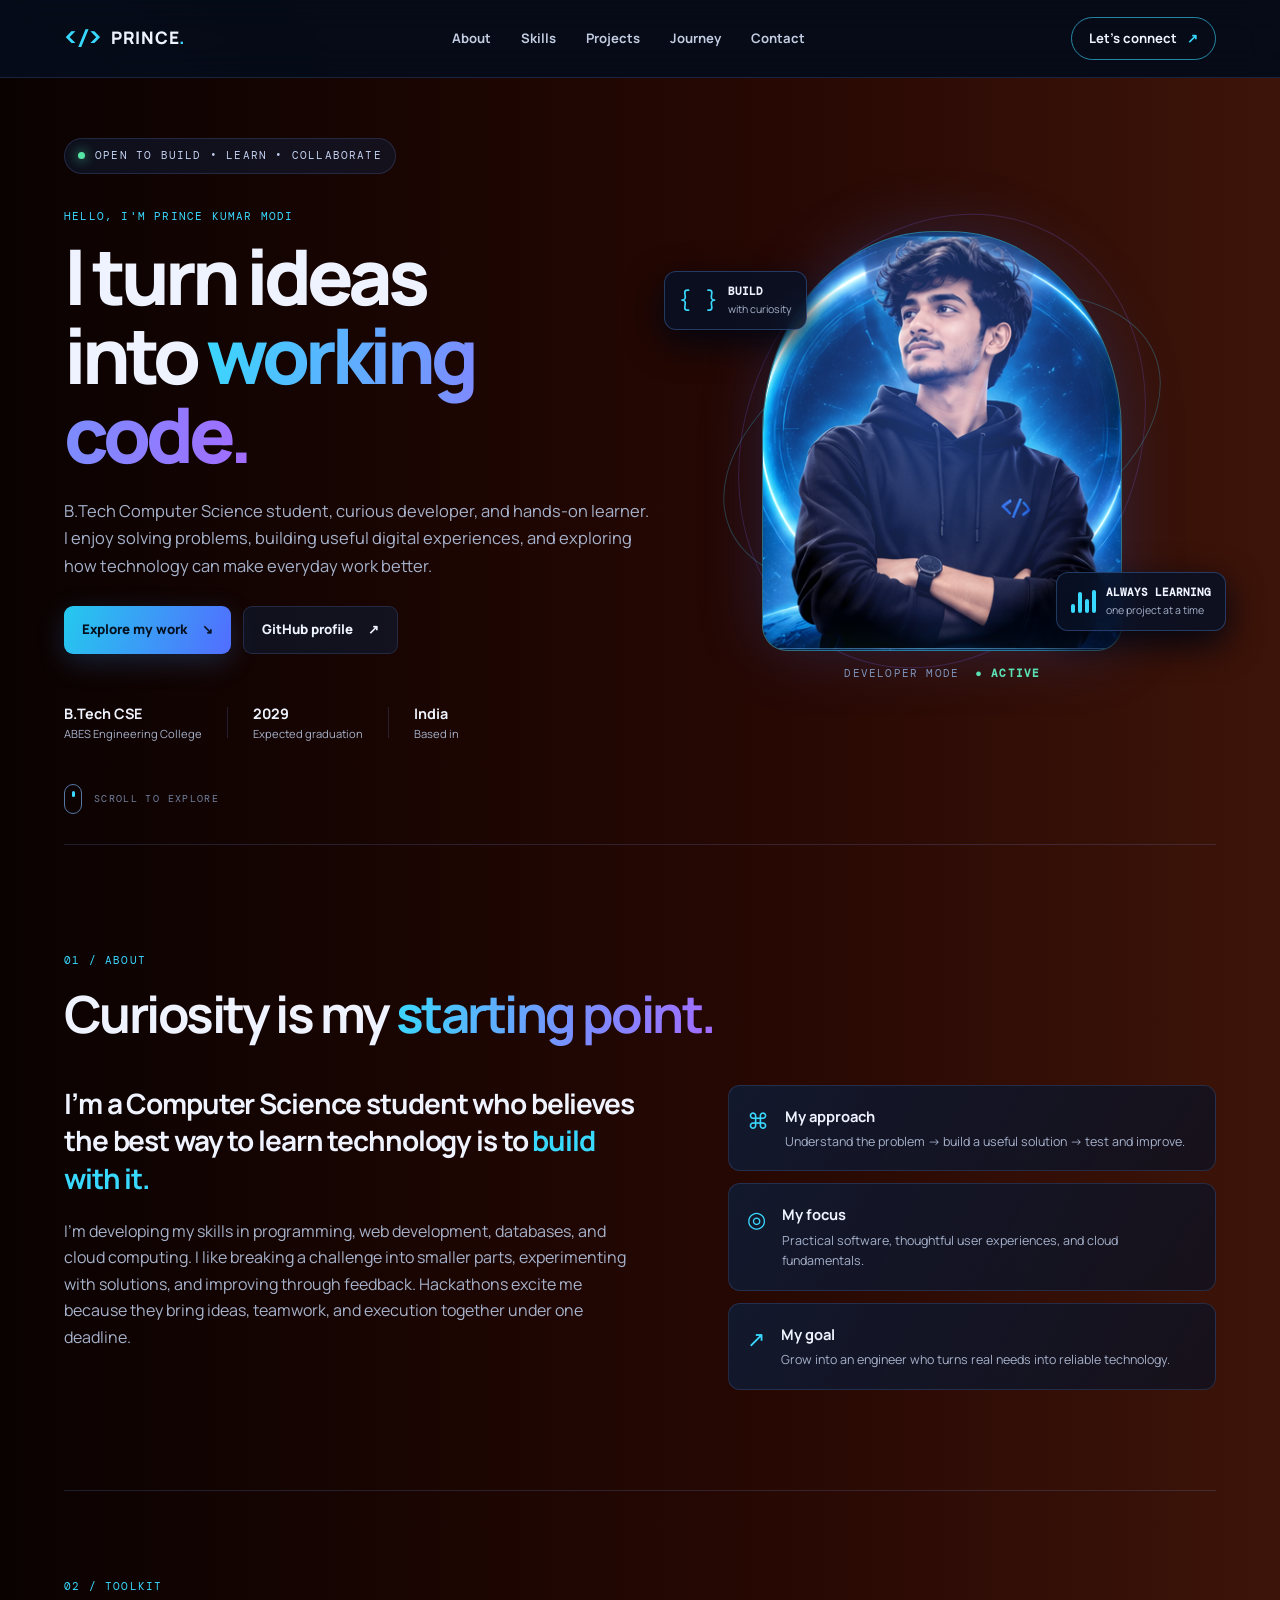
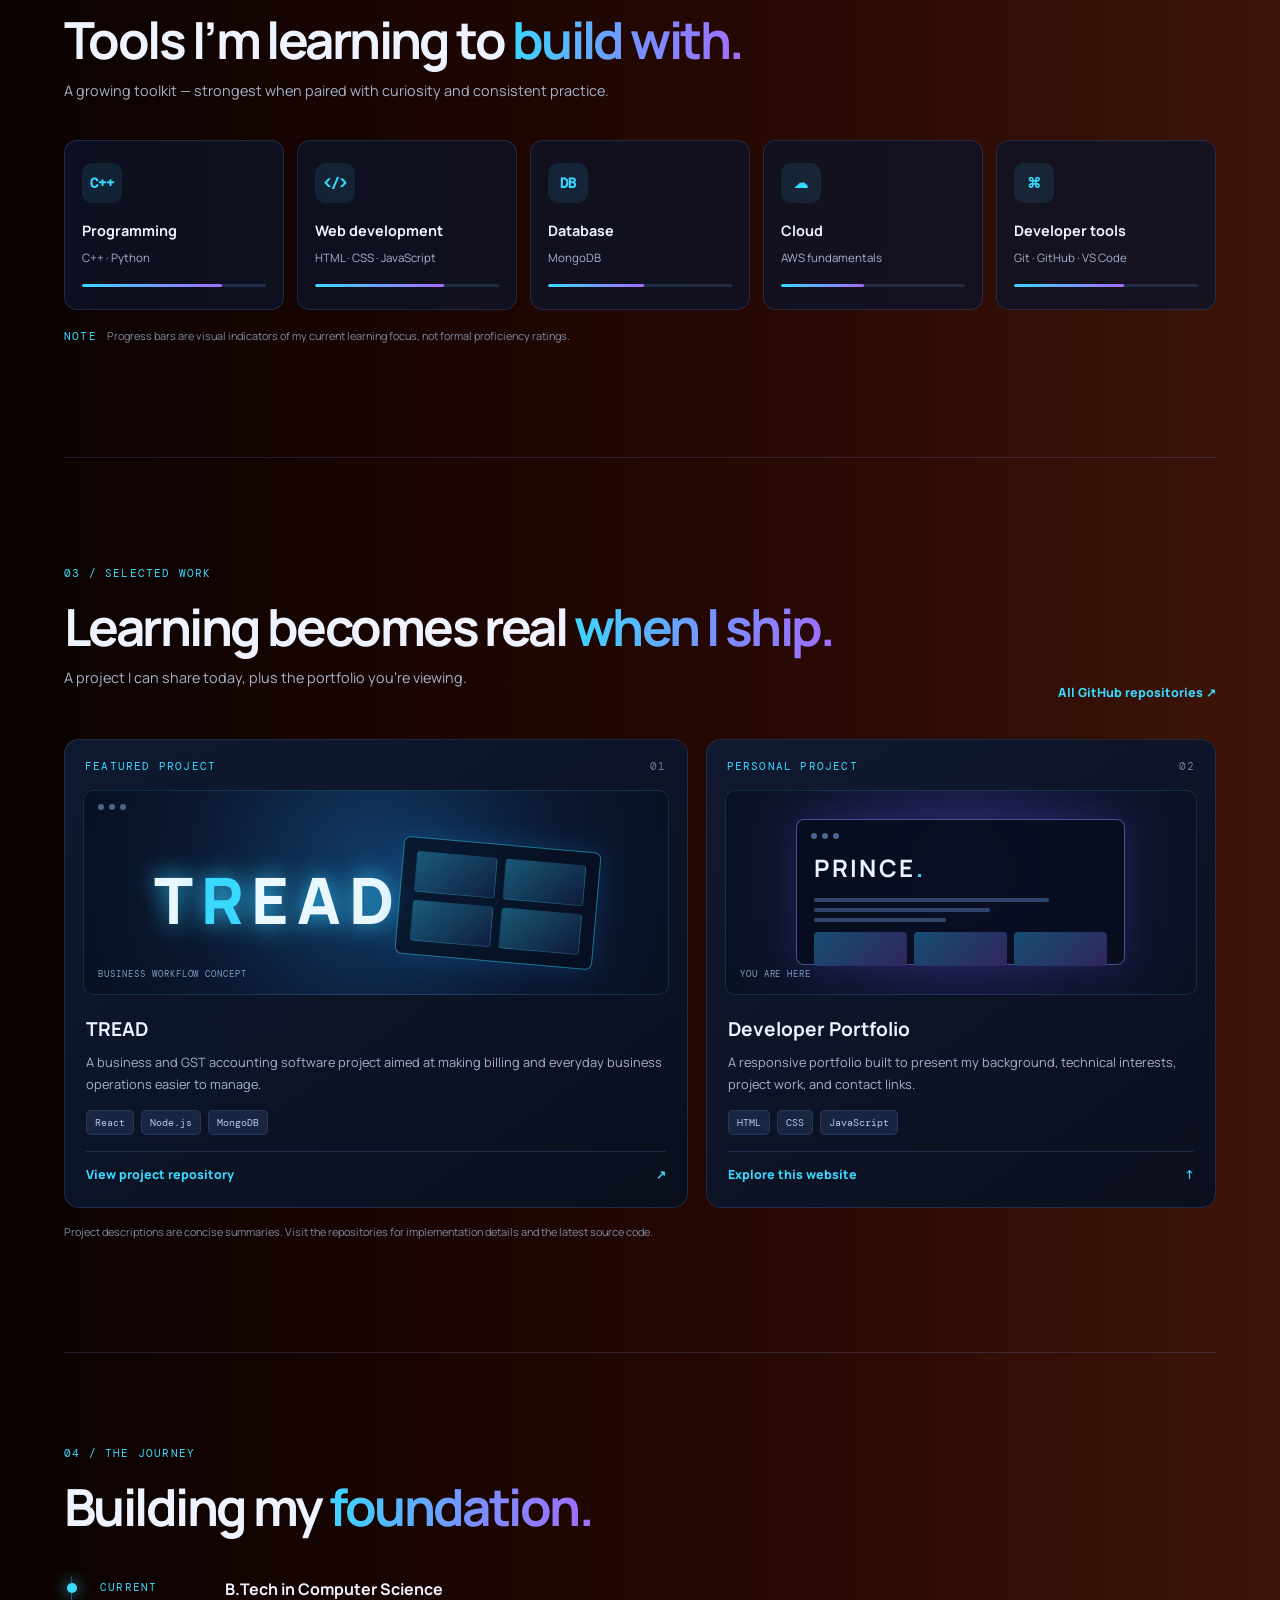
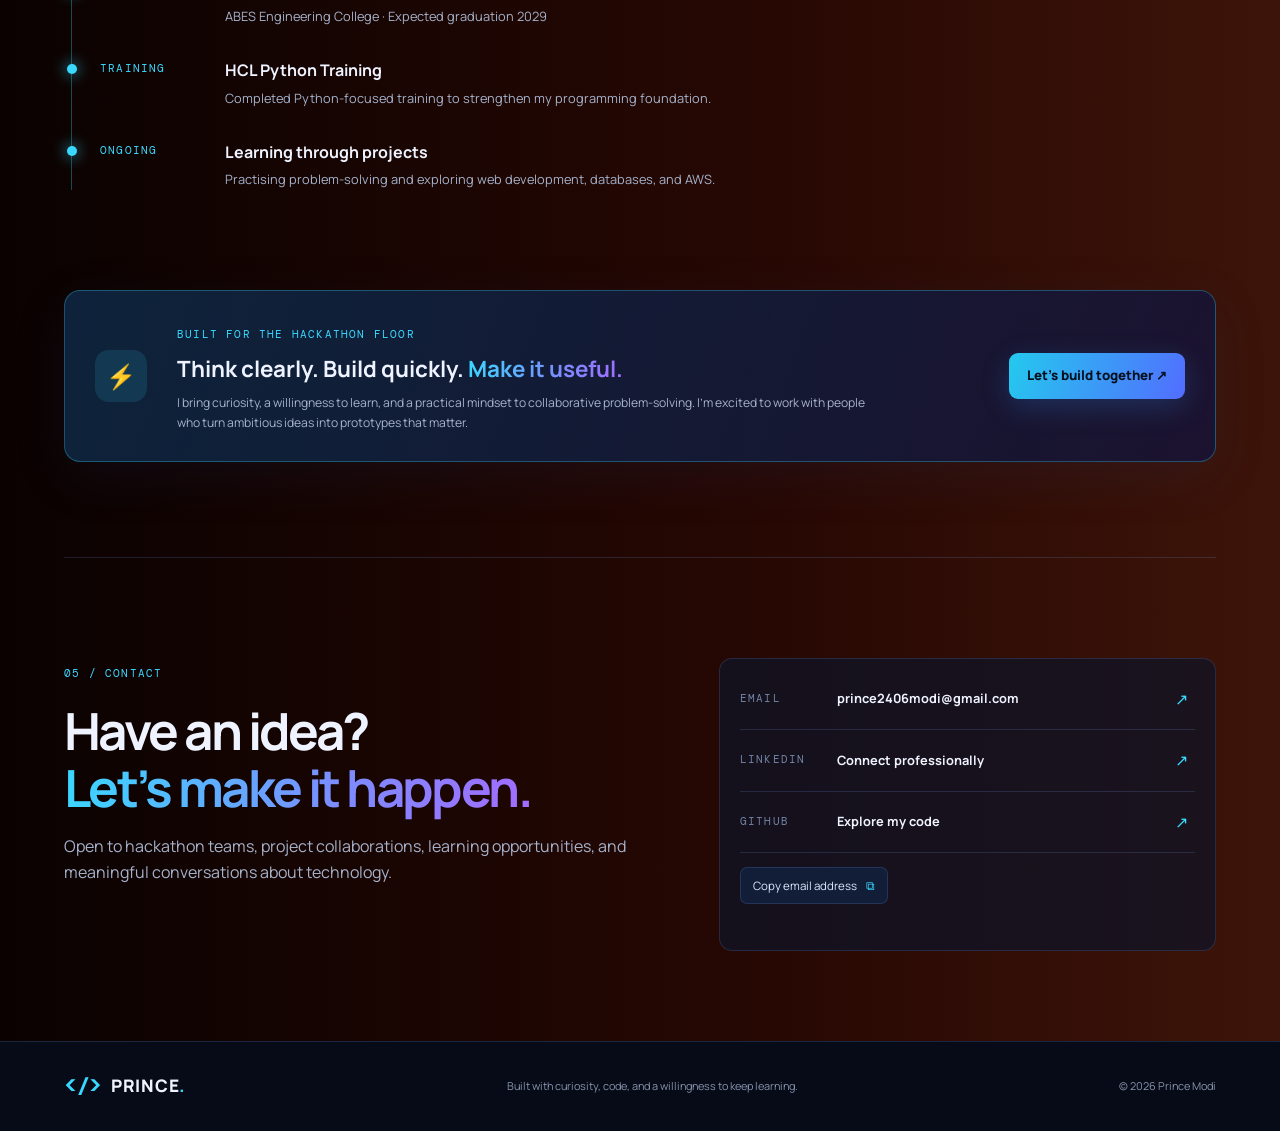
<file: index.html>
<!doctype html>
<html lang="en">
<head>
  <meta charset="utf-8">
  <meta name="viewport" content="width=device-width, initial-scale=1">
  <meta name="theme-color" content="#070b18">
  <meta name="description" content="Prince Modi — B.Tech Computer Science student, developer and hackathon builder exploring software, web technologies and cloud computing.">
  <title>Prince Modi | Developer & Hackathon Portfolio</title>
  <link rel="preconnect" href="https://fonts.googleapis.com">
  <link rel="preconnect" href="https://fonts.gstatic.com" crossorigin>
  <link href="https://fonts.googleapis.com/css2?family=DM+Mono:wght@400;500&family=Manrope:wght@400;500;600;700;800&display=swap" rel="stylesheet">
  <link rel="stylesheet" href="style.css">
  <script src="main.js" defer></script>
</head>
<body>
  <div class="ambient ambient-one"></div><div class="ambient ambient-two"></div>
  <header class="site-header">
    <a class="brand" href="#home" aria-label="Prince Modi home"><span class="brand-mark">&lt;/&gt;</span> PRINCE<span class="brand-dot">.</span></a>
    <button class="menu-toggle" aria-label="Open navigation" aria-expanded="false" aria-controls="site-nav"><span></span><span></span><span></span></button>
    <nav id="site-nav" class="site-nav">
      <a href="#about">About</a><a href="#skills">Skills</a><a href="#projects">Projects</a><a href="#journey">Journey</a><a href="#contact">Contact</a>
    </nav>
    <a class="header-cta" href="#contact">Let's connect <span>↗</span></a>
  </header>

  <main>
    <section class="hero section-wrap" id="home">
      <div class="hero-copy reveal">
        <div class="eyebrow"><span class="status-dot"></span> OPEN TO BUILD • LEARN • COLLABORATE</div>
        <p class="hero-kicker">HELLO, I'M PRINCE KUMAR MODI</p>
        <h1>I turn ideas<br>into <span class="gradient-text">working code.</span></h1>
        <p class="hero-lead">B.Tech Computer Science student, curious developer, and hands-on learner. I enjoy solving problems, building useful digital experiences, and exploring how technology can make everyday work better.</p>
        <div class="hero-actions"><a class="btn btn-primary" href="#projects">Explore my work <span>↘</span></a><a class="btn btn-ghost" href="https://github.com/prince2406modi-dev" target="_blank" rel="noopener noreferrer">GitHub profile <span>↗</span></a></div>
        <div class="hero-meta"><div><strong>B.Tech CSE</strong><span>ABES Engineering College</span></div><i></i><div><strong>2029</strong><span>Expected graduation</span></div><i></i><div><strong>India</strong><span>Based in</span></div></div>
      </div>
      <div class="hero-art reveal">
        <div class="orbit orbit-a"></div><div class="orbit orbit-b"></div><div class="portrait-frame"><img src="assets/profile-avatar.png" alt="AI-generated futuristic developer avatar representing Prince Modi"></div>
        <div class="floating-chip chip-top"><span class="chip-icon">{ }</span><span><b>BUILD</b><small>with curiosity</small></span></div>
        <div class="floating-chip chip-bottom"><span class="pulse-bars"><i></i><i></i><i></i><i></i></span><span><b>ALWAYS LEARNING</b><small>one project at a time</small></span></div>
        <span class="art-caption">DEVELOPER MODE <b>● ACTIVE</b></span>
      </div>
      <a class="scroll-cue" href="#about"><span></span> SCROLL TO EXPLORE</a>
    </section>

    <section class="intro section-wrap reveal" id="about">
      <div class="section-heading"><span class="section-index">01 / ABOUT</span><h2>Curiosity is my <span class="gradient-text">starting point.</span></h2></div>
      <div class="intro-grid">
        <div class="intro-main"><p class="big-copy">I’m a Computer Science student who believes the best way to learn technology is to <em>build with it.</em></p><p class="body-copy">I’m developing my skills in programming, web development, databases, and cloud computing. I like breaking a challenge into smaller parts, experimenting with solutions, and improving through feedback. Hackathons excite me because they bring ideas, teamwork, and execution together under one deadline.</p></div>
        <div class="info-stack">
          <article class="info-card"><span class="info-icon">⌘</span><div><h3>My approach</h3><p>Understand the problem → build a useful solution → test and improve.</p></div></article>
          <article class="info-card"><span class="info-icon">◎</span><div><h3>My focus</h3><p>Practical software, thoughtful user experiences, and cloud fundamentals.</p></div></article>
          <article class="info-card"><span class="info-icon">↗</span><div><h3>My goal</h3><p>Grow into an engineer who turns real needs into reliable technology.</p></div></article>
        </div>
      </div>
    </section>

    <section class="skills-section section-wrap reveal" id="skills">
      <div class="section-heading"><span class="section-index">02 / TOOLKIT</span><h2>Tools I’m learning to <span class="gradient-text">build with.</span></h2><p class="section-sub">A growing toolkit — strongest when paired with curiosity and consistent practice.</p></div>
      <div class="skill-grid">
        <article class="skill-card"><span class="skill-symbol">C++</span><h3>Programming</h3><p>C++ · Python</p><div class="skill-line"><span style="width:76%"></span></div></article>
        <article class="skill-card"><span class="skill-symbol">&lt;/&gt;</span><h3>Web development</h3><p>HTML · CSS · JavaScript</p><div class="skill-line"><span style="width:70%"></span></div></article>
        <article class="skill-card"><span class="skill-symbol">DB</span><h3>Database</h3><p>MongoDB</p><div class="skill-line"><span style="width:52%"></span></div></article>
        <article class="skill-card"><span class="skill-symbol">☁</span><h3>Cloud</h3><p>AWS fundamentals</p><div class="skill-line"><span style="width:45%"></span></div></article>
        <article class="skill-card"><span class="skill-symbol">⌘</span><h3>Developer tools</h3><p>Git · GitHub · VS Code</p><div class="skill-line"><span style="width:60%"></span></div></article>
      </div>
      <p class="skill-note"><span>NOTE</span> Progress bars are visual indicators of my current learning focus, not formal proficiency ratings.</p>
    </section>

    <section class="projects-section section-wrap reveal" id="projects">
      <div class="section-heading project-heading"><div><span class="section-index">03 / SELECTED WORK</span><h2>Learning becomes real <span class="gradient-text">when I ship.</span></h2><p class="section-sub">A project I can share today, plus the portfolio you’re viewing.</p></div><a class="text-link" href="https://github.com/prince2406modi-dev" target="_blank" rel="noopener noreferrer">All GitHub repositories ↗</a></div>
      <div class="project-grid">
        <article class="project-card project-featured"><div class="project-topline"><span class="project-label">FEATURED PROJECT</span><span class="project-number">01</span></div><div class="project-visual tread-visual"><div class="window-dots"><i></i><i></i><i></i></div><div class="tread-mark">T<span>R</span>EAD</div><div class="mock-ui"><div></div><div></div><div></div><div></div></div><span class="visual-caption">BUSINESS WORKFLOW CONCEPT</span></div><div class="project-content"><h3>TREAD</h3><p>A business and GST accounting software project aimed at making billing and everyday business operations easier to manage.</p><div class="tag-row"><span>React</span><span>Node.js</span><span>MongoDB</span></div><a class="project-link" href="https://github.com/prince2406modi-dev/Tread" target="_blank" rel="noopener noreferrer">View project repository <b>↗</b></a></div></article>
        <article class="project-card"><div class="project-topline"><span class="project-label">PERSONAL PROJECT</span><span class="project-number">02</span></div><div class="project-visual portfolio-visual"><div class="mini-browser"><div class="window-dots"><i></i><i></i><i></i></div><div class="mini-browser-body"><b>PRINCE<span>.</span></b><div class="mini-lines"><i></i><i></i><i></i></div><div class="mini-tiles"><i></i><i></i><i></i></div></div></div><span class="visual-caption">YOU ARE HERE</span></div><div class="project-content"><h3>Developer Portfolio</h3><p>A responsive portfolio built to present my background, technical interests, project work, and contact links.</p><div class="tag-row"><span>HTML</span><span>CSS</span><span>JavaScript</span></div><a class="project-link" href="#home">Explore this website <b>↑</b></a></div></article>
      </div>
      <p class="project-disclaimer">Project descriptions are concise summaries. Visit the repositories for implementation details and the latest source code.</p>
    </section>

    <section class="journey-section section-wrap reveal" id="journey">
      <div class="section-heading"><span class="section-index">04 / THE JOURNEY</span><h2>Building my <span class="gradient-text">foundation.</span></h2></div>
      <div class="timeline">
        <article class="timeline-item"><span class="timeline-point"></span><span class="timeline-date">CURRENT</span><div><h3>B.Tech in Computer Science</h3><p>ABES Engineering College · Expected graduation 2029</p></div></article>
        <article class="timeline-item"><span class="timeline-point"></span><span class="timeline-date">TRAINING</span><div><h3>HCL Python Training</h3><p>Completed Python-focused training to strengthen my programming foundation.</p></div></article>
        <article class="timeline-item"><span class="timeline-point"></span><span class="timeline-date">ONGOING</span><div><h3>Learning through projects</h3><p>Practising problem-solving and exploring web development, databases, and AWS.</p></div></article>
      </div>
    </section>

    <section class="hackathon-band section-wrap reveal">
      <div class="hackathon-icon">⚡</div><div><span class="section-index">BUILT FOR THE HACKATHON FLOOR</span><h2>Think clearly. Build quickly. <span class="gradient-text">Make it useful.</span></h2><p>I bring curiosity, a willingness to learn, and a practical mindset to collaborative problem-solving. I’m excited to work with people who turn ambitious ideas into prototypes that matter.</p></div><a class="btn btn-primary" href="mailto:princemodi2580@gmail.com?subject=Hackathon%20Collaboration">Let’s build together ↗</a>
    </section>

    <section class="contact-section section-wrap reveal" id="contact">
      <div class="contact-copy"><span class="section-index">05 / CONTACT</span><h2>Have an idea?<br><span class="gradient-text">Let’s make it happen.</span></h2><p>Open to hackathon teams, project collaborations, learning opportunities, and meaningful conversations about technology.</p></div>
      <div class="contact-panel"><a href="mailto:princemodi2580@gmail.com" class="contact-row"><span>EMAIL</span><b>prince2406modi@gmail.com</b><i>↗</i></a><a href="https://www.linkedin.com/in/prince-kumar-modi-2b3559392/" target="_blank" rel="noopener noreferrer" class="contact-row"><span>LINKEDIN</span><b>Connect professionally</b><i>↗</i></a><a href="https://github.com/prince2406modi-dev" target="_blank" rel="noopener noreferrer" class="contact-row"><span>GITHUB</span><b>Explore my code</b><i>↗</i></a><button class="copy-email" type="button" data-copy="princemodi2580@gmail.com">Copy email address <span>⧉</span></button><p class="copy-feedback" aria-live="polite"></p></div>
    </section>
  </main>
  <footer class="site-footer"><a class="brand" href="#home"><span class="brand-mark">&lt;/&gt;</span> PRINCE<span class="brand-dot">.</span></a><p>Built with curiosity, code, and a willingness to keep learning.</p><span>© <span id="year"></span> Prince Modi</span></footer>
</body>
</html>
</file>
<file: style.css>
:root {
  --bg: #070b18;
  --panel: #0d1428;
  --panel2: #101b33;
  --line: rgba(126, 166, 255, 0.17);
  --text: #eef3ff;
  --muted: #a6b2cb;
  --cyan: #39d9ff;
  --blue: #5877ff;
  --violet: #a36bff;
  --mono: "DM Mono", monospace;
  --sans: "Manrope", sans-serif;
}
* {
  box-sizing: border-box;
}
html {
  scroll-behavior: smooth;
  scroll-padding-top: 90px;
}
body {
  margin: 0;
  background: var(--bg);
  color: var(--text);
  font-family: var(--sans);
  line-height: 1.65;
  overflow-x: hidden;
}
a {
  color: inherit;
  text-decoration: none;
}
button {
  font: inherit;
}
.ambient {
  position: fixed;
  width: 440px;
  height: 440px;
  border-radius: 50%;
  filter: blur(110px);
  opacity: 0.12;
  pointer-events: none;
  z-index: -1;
}
.ambient-one {
  background: #174dff;
  top: 5%;
  left: -240px;
}
.ambient-two {
  background: #8a35ff;
  right: -270px;
  top: 55%;
}
.site-header {
  height: 78px;
  padding: 0 max(5vw, 24px);
  display: flex;
  align-items: center;
  justify-content: space-between;
  border-bottom: 1px solid var(--line);
  background: rgba(7, 11, 24, 0.82);
  backdrop-filter: blur(18px);
  position: sticky;
  top: 0;
  z-index: 20;
}
.brand {
  font-weight: 800;
  letter-spacing: 0.04em;
  font-size: 1.08rem;
  display: flex;
  align-items: center;
  gap: 9px;
}
.brand-mark {
  color: var(--cyan);
  font-family: var(--mono);
  font-size: 1.25rem;
}
.brand-dot {
  color: var(--cyan);
  margin-left: -9px;
}
.site-nav {
  display: flex;
  gap: 30px;
}
.site-nav a,
.header-cta {
  font-size: 0.82rem;
  font-weight: 700;
  color: #c2cce0;
  transition: color 0.2s;
}
.site-nav a:hover,
.site-nav a.active {
  color: var(--cyan);
}
.header-cta {
  border: 1px solid rgba(57, 217, 255, 0.6);
  padding: 10px 17px;
  border-radius: 999px;
  color: var(--text);
}
.header-cta span {
  color: var(--cyan);
  margin-left: 7px;
}
.menu-toggle {
  display: none;
  background: none;
  border: 0;
}
.section-wrap {
  width: min(1160px, 90%);
  margin-inline: auto;
}
main{
background: linear-gradient(to right, #0a0201 0%, #270803 60%, #3d1409 100%);}
.hero {
  min-height: 690px;
  display: grid;
  grid-template-columns: 1.05fr 0.95fr;
  align-items: center;
  position: relative;
  padding-top: 60px;
  padding-bottom: 100px;
}
.eyebrow,
.section-index,
.hero-kicker,
.project-label,
.project-number,
.art-caption,
.visual-caption,
.timeline-date,
.contact-row > span,
.skill-note > span {
  font-family: var(--mono);
  letter-spacing: 0.11em;
  font-size: 0.68rem;
}
.eyebrow {
  color: #c2d1f0;
  display: flex;
  align-items: center;
  gap: 10px;
  border: 1px solid var(--line);
  border-radius: 99px;
  padding: 8px 13px;
  width: max-content;
  background: rgba(17, 30, 57, 0.5);
}
.status-dot {
  width: 7px;
  height: 7px;
  background: #55e6a5;
  border-radius: 50%;
  box-shadow: 0 0 12px #55e6a5;
}
.hero-kicker {
  color: var(--cyan);
  margin: 34px 0 10px;
}
.hero h1 {
  font-size: clamp(3.2rem, 6vw, 5.6rem);
  line-height: 1.03;
  letter-spacing: -0.065em;
  margin: 0;
  font-weight: 800;
}
.gradient-text {
  background: linear-gradient(100deg, var(--cyan), #7b8dff 58%, var(--violet));
  -webkit-background-clip: text;
  background-clip: text;
  color: transparent;
}
.hero-lead {
  color: var(--muted);
  font-size: 1.03rem;
  max-width: 590px;
  margin: 24px 0 27px;
}
.hero-actions {
  display: flex;
  gap: 12px;
  flex-wrap: wrap;
}
.btn {
  padding: 12px 18px;
  border-radius: 9px;
  font-weight: 800;
  font-size: 0.83rem;
  display: inline-flex;
  align-items: center;
  gap: 15px;
  transition:
    transform 0.2s,
    box-shadow 0.2s;
}
.btn:hover {
  transform: translateY(-3px);
}
.btn-primary {
  background: linear-gradient(110deg, #24c9ee, #526dff);
  color: #04101e;
  box-shadow: 0 8px 28px rgba(57, 145, 255, 0.22);
}
.btn-ghost {
  border: 1px solid var(--line);
  background: rgba(16, 27, 51, 0.6);
}
.btn-ghost span,
.btn-primary span {
  color: inherit;
}
.hero-meta {
  display: flex;
  align-items: center;
  gap: 25px;
  margin-top: 48px;
}
.hero-meta div {
  display: flex;
  flex-direction: column;
}
.hero-meta strong {
  font-size: 0.9rem;
}
.hero-meta span {
  font-size: 0.7rem;
  color: var(--muted);
}
.hero-meta i {
  height: 31px;
  width: 1px;
  background: var(--line);
}
.hero-art {
  height: 510px;
  position: relative;
  display: grid;
  place-items: center;
}
.portrait-frame {
  width: min(360px, 78%);
  height: 420px;
  overflow: hidden;
  border-radius: 48% 48% 25px 25px;
  border: 1px solid rgba(57, 217, 255, 0.48);
  background: radial-gradient(
    ellipse at 50% 35%,
    #203f83,
    #10152e 62%,
    transparent 70%
  );
  box-shadow:
    0 0 65px rgba(44, 114, 255, 0.22),
    inset 0 0 45px rgba(57, 217, 255, 0.12);
  z-index: 2;
}
.portrait-frame img {
  width: 100%;
  height: 100%;
  object-fit: cover;
  object-position: center 20%;
  mix-blend-mode: screen;
  filter: saturate(0.9) contrast(1.05);
}
.orbit {
  position: absolute;
  border: 1px solid rgba(57, 217, 255, 0.25);
  border-radius: 50%;
  transform: rotate(-22deg);
}
.orbit-a {
  width: 460px;
  height: 260px;
}
.orbit-b {
  width: 390px;
  height: 470px;
  transform: rotate(27deg);
  border-color: rgba(134, 103, 255, 0.22);
}
.floating-chip {
  position: absolute;
  z-index: 3;
  display: flex;
  align-items: center;
  gap: 10px;
  padding: 11px 14px;
  border: 1px solid rgba(95, 160, 255, 0.3);
  background: rgba(9, 17, 36, 0.88);
  backdrop-filter: blur(12px);
  border-radius: 12px;
  box-shadow: 0 12px 35px #020611;
}
.floating-chip b,
.floating-chip small {
  display: block;
}
.floating-chip b {
  font-family: var(--mono);
  font-size: 0.68rem;
}
.floating-chip small {
  font-size: 0.66rem;
  color: var(--muted);
}
.chip-icon {
  font-family: var(--mono);
  font-size: 1.3rem;
  color: var(--cyan);
}
.chip-top {
  top: 85px;
  left: -5px;
}
.chip-bottom {
  bottom: 65px;
  right: -10px;
}
.pulse-bars {
  display: flex;
  align-items: end;
  gap: 3px;
  height: 23px;
}
.pulse-bars i {
  width: 4px;
  background: var(--cyan);
  border-radius: 4px;
  animation: bars 0.8s ease-in-out infinite alternate;
}
.pulse-bars i:nth-child(1) {
  height: 40%;
}
.pulse-bars i:nth-child(2) {
  height: 90%;
  animation-delay: 0.2s;
}
.pulse-bars i:nth-child(3) {
  height: 60%;
  animation-delay: 0.4s;
}
.pulse-bars i:nth-child(4) {
  height: 100%;
  animation-delay: 0.1s;
}
@keyframes bars {
  to {
    height: 25%;
  }
}
.art-caption {
  position: absolute;
  bottom: 13px;
  color: #8294b6;
}
.art-caption b {
  color: #5ee8b0;
  margin-left: 8px;
}
.scroll-cue {
  position: absolute;
  bottom: 30px;
  left: 0;
  color: #71809f;
  font: 0.65rem var(--mono);
  letter-spacing: 0.13em;
  display: flex;
  align-items: center;
  gap: 12px;
}
.scroll-cue span {
  height: 30px;
  width: 18px;
  border: 1px solid #5877a5;
  border-radius: 20px;
  position: relative;
}
.scroll-cue span:after {
  content: "";
  position: absolute;
  width: 3px;
  height: 6px;
  background: var(--cyan);
  border-radius: 3px;
  left: 7px;
  top: 6px;
}
.intro,
.skills-section,
.projects-section,
.journey-section,
.contact-section {
  padding-top: 100px;
  padding-bottom: 100px;
  border-top: 1px solid var(--line);
}
.section-index {
  color: var(--cyan);
}
.section-heading h2,
.contact-copy h2 {
  font-size: clamp(2rem, 4vw, 3.3rem);
  letter-spacing: -0.05em;
  line-height: 1.12;
  margin: 14px 0;
}
.intro-grid {
  display: grid;
  grid-template-columns: 1fr 0.85fr;
  gap: 90px;
  margin-top: 42px;
}
.big-copy {
  font-size: 1.75rem;
  line-height: 1.35;
  font-weight: 700;
  letter-spacing: -0.04em;
  margin: 0 0 20px;
  max-width: 590px;
}
.big-copy em {
  font-style: normal;
  color: var(--cyan);
}
.body-copy,
.section-sub,
.contact-copy p {
  color: var(--muted);
  max-width: 650px;
}
.info-stack {
  display: grid;
  gap: 12px;
}
.info-card {
  display: flex;
  gap: 16px;
  padding: 18px;
  background: linear-gradient(
    120deg,
    rgba(16, 27, 51, 0.88),
    rgba(10, 17, 34, 0.72)
  );
  border: 1px solid var(--line);
  border-radius: 12px;
}
.info-icon {
  font-family: var(--mono);
  color: var(--cyan);
  font-size: 1.4rem;
}
.info-card h3 {
  font-size: 0.92rem;
  margin: 0 0 4px;
}
.info-card p {
  font-size: 0.78rem;
  color: var(--muted);
  margin: 0;
}
.skills-section {
  padding-top: 80px;
}
.section-sub {
  font-size: 0.9rem;
  margin-top: -4px;
}
.skill-grid {
  display: grid;
  grid-template-columns: repeat(5, 1fr);
  gap: 13px;
  margin-top: 38px;
}
.skill-card {
  padding: 22px 17px;
  border: 1px solid var(--line);
  background: rgba(13, 20, 40, 0.78);
  border-radius: 13px;
  min-height: 165px;
}
.skill-symbol {
  width: 40px;
  height: 40px;
  display: grid;
  place-items: center;
  border-radius: 10px;
  background: rgba(57, 217, 255, 0.1);
  color: var(--cyan);
  font: 700 0.9rem var(--mono);
  margin-bottom: 16px;
}
.skill-card h3 {
  font-size: 0.9rem;
  margin: 0 0 5px;
}
.skill-card p {
  font-size: 0.72rem;
  color: var(--muted);
  margin: 0;
}
.skill-line {
  height: 3px;
  background: #202d49;
  border-radius: 4px;
  margin-top: 17px;
  overflow: hidden;
}
.skill-line span {
  height: 100%;
  display: block;
  background: linear-gradient(90deg, var(--cyan), var(--violet));
  border-radius: 4px;
}
.skill-note {
  font-size: 0.68rem;
  color: #7f8ba4;
  margin-top: 17px;
}
.skill-note > span {
  color: var(--cyan);
  margin-right: 8px;
}
.project-heading {
  display: flex;
  align-items: end;
  justify-content: space-between;
  gap: 20px;
}
.text-link,
.project-link {
  color: var(--cyan);
  font-size: 0.78rem;
  font-weight: 800;
}
.project-grid {
  display: grid;
  grid-template-columns: 1.1fr 0.9fr;
  gap: 18px;
  margin-top: 35px;
}
.project-card {
  border: 1px solid var(--line);
  border-radius: 15px;
  overflow: hidden;
  background: linear-gradient(
    145deg,
    rgba(15, 27, 51, 0.94),
    rgba(9, 15, 30, 0.96)
  );
}
.project-topline {
  display: flex;
  justify-content: space-between;
  padding: 18px 20px 0;
}
.project-label {
  color: var(--cyan);
}
.project-number {
  color: #6f7d9c;
}
.project-visual {
  height: 205px;
  margin: 14px 18px 0;
  border-radius: 10px;
  position: relative;
  overflow: hidden;
  background: radial-gradient(circle at 50% 40%, #123c68, #0b1830 60%, #081020);
  border: 1px solid rgba(57, 217, 255, 0.15);
}
.window-dots {
  display: flex;
  gap: 5px;
  position: absolute;
  top: 13px;
  left: 14px;
}
.window-dots i {
  height: 6px;
  width: 6px;
  background: #4b668e;
  border-radius: 50%;
}
.tread-mark {
  position: absolute;
  left: 12%;
  top: 32%;
  font: 800 clamp(2.5rem, 5vw, 4rem) var(--sans);
  letter-spacing: 0.12em;
  color: #e9f8ff;
  text-shadow: 0 0 25px #30caff;
}
.tread-mark span {
  color: var(--cyan);
}
.mock-ui {
  position: absolute;
  right: 12%;
  top: 26%;
  width: 34%;
  height: 58%;
  border: 1px solid rgba(57, 217, 255, 0.5);
  border-radius: 7px;
  background: rgba(7, 15, 30, 0.7);
  padding: 13px;
  display: grid;
  grid-template-columns: 1fr 1fr;
  gap: 8px;
  transform: rotate(5deg);
  box-shadow: 0 0 30px rgba(30, 147, 255, 0.2);
}
.mock-ui div {
  border-radius: 4px;
  background: linear-gradient(
    140deg,
    rgba(57, 217, 255, 0.35),
    rgba(85, 104, 255, 0.12)
  );
  border: 1px solid rgba(57, 217, 255, 0.12);
}
.visual-caption {
  position: absolute;
  bottom: 12px;
  left: 14px;
  color: #7e9cbf;
  font-size: 0.55rem;
}
.project-content {
  padding: 19px 21px 22px;
}
.project-content h3 {
  font-size: 1.2rem;
  margin: 0 0 7px;
}
.project-content p {
  font-size: 0.8rem;
  color: var(--muted);
  margin: 0 0 15px;
  max-width: 580px;
}
.tag-row {
  display: flex;
  gap: 7px;
  flex-wrap: wrap;
  margin-bottom: 16px;
}
.tag-row span {
  font: 0.63rem var(--mono);
  padding: 5px 8px;
  border-radius: 5px;
  color: #b8c8e4;
  background: #182642;
  border: 1px solid rgba(126, 166, 255, 0.13);
}
.project-link {
  display: flex;
  justify-content: space-between;
  border-top: 1px solid var(--line);
  padding-top: 13px;
}
.portfolio-visual {
  display: grid;
  place-items: center;
  background: radial-gradient(circle at 50% 40%, #25225c, #10152f 60%, #081020);
}
.mini-browser {
  width: 70%;
  height: 72%;
  border: 1px solid rgba(125, 151, 255, 0.5);
  border-radius: 8px;
  background: rgba(7, 13, 29, 0.9);
  position: relative;
  box-shadow: 0 0 35px rgba(108, 90, 255, 0.18);
}
.mini-browser-body {
  padding: 28px 17px 12px;
}
.mini-browser-body > b {
  font-size: 1.5rem;
  letter-spacing: 0.1em;
}
.mini-browser-body > b span {
  color: var(--cyan);
}
.mini-lines {
  display: grid;
  gap: 6px;
  margin: 10px 0;
}
.mini-lines i {
  height: 4px;
  width: 80%;
  border-radius: 5px;
  background: #30476b;
}
.mini-lines i:nth-child(2) {
  width: 60%;
}
.mini-lines i:nth-child(3) {
  width: 45%;
}
.mini-tiles {
  display: flex;
  gap: 7px;
}
.mini-tiles i {
  height: 34px;
  flex: 1;
  border-radius: 4px;
  background: linear-gradient(135deg, #164d72, #31265d);
}
.project-disclaimer {
  font-size: 0.68rem;
  color: #7f8ba4;
  margin-top: 15px;
}
.journey-section {
  padding-top: 85px;
  padding-bottom: 90px;
}
.timeline {
  margin: 40px 0 0 7px;
  border-left: 1px solid rgba(57, 217, 255, 0.32);
  display: grid;
  gap: 30px;
}
.timeline-item {
  display: grid;
  grid-template-columns: 105px 1fr;
  gap: 20px;
  padding-left: 28px;
  position: relative;
}
.timeline-point {
  position: absolute;
  width: 10px;
  height: 10px;
  border-radius: 50%;
  background: var(--cyan);
  left: -5.5px;
  top: 7px;
  box-shadow: 0 0 15px var(--cyan);
}
.timeline-date {
  color: var(--cyan);
  padding-top: 3px;
}
.timeline-item h3 {
  font-size: 1rem;
  margin: 0 0 4px;
}
.timeline-item p {
  font-size: 0.8rem;
  color: var(--muted);
  margin: 0;
}
.hackathon-band {
  margin-top: 10px;
  margin-bottom: 95px;
  padding: 28px 30px;
  display: grid;
  grid-template-columns: 60px 1fr auto;
  gap: 22px;
  align-items: center;
  border: 1px solid rgba(57, 217, 255, 0.3);
  border-radius: 16px;
  background: linear-gradient(
    110deg,
    rgba(14, 39, 65, 0.9),
    rgba(22, 19, 54, 0.86)
  );
  box-shadow: 0 15px 55px rgba(25, 82, 170, 0.1);
}
.hackathon-icon {
  height: 52px;
  width: 52px;
  display: grid;
  place-items: center;
  border-radius: 14px;
  background: rgba(57, 217, 255, 0.12);
  font-size: 1.5rem;
  color: var(--cyan);
}
.hackathon-band h2 {
  font-size: 1.4rem;
  margin: 5px 0;
}
.hackathon-band p {
  font-size: 0.76rem;
  color: var(--muted);
  max-width: 700px;
  margin: 0;
}
.hackathon-band .btn {
  white-space: nowrap;
}
.contact-section {
  display: grid;
  grid-template-columns: 1fr 0.85fr;
  gap: 70px;
  padding-bottom: 90px;
}
.contact-copy h2 {
  margin-top: 18px;
}
.contact-panel {
  border: 1px solid var(--line);
  border-radius: 13px;
  padding: 10px 20px;
  background: rgba(13, 20, 40, 0.7);
}
.contact-row {
  display: grid;
  grid-template-columns: 85px 1fr 20px;
  gap: 12px;
  align-items: center;
  padding: 17px 0;
  border-bottom: 1px solid var(--line);
}
.contact-row > span {
  color: #7183a5;
}
.contact-row b {
  font-size: 0.8rem;
  overflow-wrap: anywhere;
}
.contact-row i {
  color: var(--cyan);
  font-style: normal;
}
.copy-email {
  margin-top: 14px;
  border: 1px solid var(--line);
  border-radius: 7px;
  padding: 8px 12px;
  background: #121e37;
  color: #dce8ff;
  font-size: 0.72rem;
  cursor: pointer;
}
.copy-email span {
  color: var(--cyan);
  margin-left: 7px;
}
.copy-feedback {
  font-size: 0.68rem;
  color: #67e8ad;
  min-height: 14px;
}
.site-footer {
  min-height: 90px;
  border-top: 1px solid var(--line);
  padding: 20px max(5vw, 24px);
  display: flex;
  align-items: center;
  justify-content: space-between;
  gap: 18px;
}
.site-footer p,
.site-footer > span {
  font-size: 0.68rem;
  color: #8794ad;
}
.reveal {
  opacity: 0;
  transform: translateY(20px);
  transition:
    opacity 0.7s ease,
    transform 0.7s ease;
}
.reveal.visible {
  opacity: 1;
  transform: translateY(0);
}
@media (max-width: 900px) {
  .site-nav {
    gap: 16px;
  }
  .hero {
    min-height: 600px;
  }
  .hero-art {
    height: 430px;
  }
  .portrait-frame {
    height: 350px;
  }
  .orbit-a {
    width: 350px;
  }
  .orbit-b {
    height: 390px;
  }
  .skill-grid {
    grid-template-columns: repeat(3, 1fr);
  }
  .intro-grid {
    gap: 35px;
  }
  .hackathon-band {
    grid-template-columns: 50px 1fr;
  }
  .hackathon-band .btn {
    grid-column: 2;
    justify-self: start;
  }
  .contact-section {
    gap: 35px;
  }
}
@media (max-width: 650px) {
  .site-header {
    height: 68px;
  }
  .menu-toggle {
    display: grid;
    gap: 5px;
    padding: 8px;
  }
  .menu-toggle span {
    width: 22px;
    height: 2px;
    background: var(--cyan);
    display: block;
  }
  .site-nav {
    display: none;
    position: absolute;
    top: 68px;
    left: 0;
    right: 0;
    padding: 18px 6%;
    background: #0a1021;
    border-bottom: 1px solid var(--line);
    flex-direction: column;
    gap: 16px;
  }
  .site-nav.open {
    display: flex;
  }
  .header-cta {
    display: none;
  }
  .hero {
    display: flex;
    flex-direction: column;
    align-items: stretch;
    padding-top: 55px;
    padding-bottom: 75px;
  }
  .hero h1 {
    font-size: clamp(3rem, 14vw, 4.5rem);
  }
  .hero-art {
    height: 390px;
    margin-top: 20px;
  }
  .portrait-frame {
    height: 330px;
    width: 270px;
  }
  .orbit-a {
    width: 310px;
    height: 200px;
  }
  .orbit-b {
    width: 280px;
    height: 370px;
  }
  .chip-top {
    left: 0;
    top: 55px;
  }
  .chip-bottom {
    right: 0;
    bottom: 38px;
  }
  .scroll-cue {
    bottom: 20px;
  }
  .hero-meta {
    gap: 13px;
    justify-content: space-between;
  }
  .hero-meta span {
    font-size: 0.62rem;
  }
  .intro,
  .skills-section,
  .projects-section,
  .journey-section,
  .contact-section {
    padding-top: 70px;
    padding-bottom: 70px;
  }
  .intro-grid,
  .project-grid,
  .contact-section {
    grid-template-columns: 1fr;
    gap: 28px;
  }
  .big-copy {
    font-size: 1.45rem;
  }
  .skill-grid {
    grid-template-columns: repeat(2, 1fr);
  }
  .project-heading {
    align-items: start;
    flex-direction: column;
  }
  .text-link {
    margin-top: -5px;
  }
  .hackathon-band {
    grid-template-columns: 1fr;
    margin-bottom: 65px;
    padding: 23px;
  }
  .hackathon-band .btn {
    grid-column: 1;
  }
  .timeline-item {
    grid-template-columns: 80px 1fr;
    gap: 10px;
    padding-left: 20px;
  }
  .contact-row {
    grid-template-columns: 68px 1fr 15px;
    gap: 7px;
  }
  .site-footer {
    flex-wrap: wrap;
  }
  .site-footer p {
    order: 3;
    width: 100%;
    margin: 0;
  }
  .site-footer > span {
    font-size: 0.62rem;
  }
}
@media (prefers-reduced-motion: reduce) {
  html {
    scroll-behavior: auto;
  }
  *,
  *:before,
  *:after {
    animation-duration: 0.01ms !important;
    animation-iteration-count: 1 !important;
    transition-duration: 0.01ms !important;
  }
  .reveal {
    opacity: 1;
    transform: none;
  }
}
</file>
